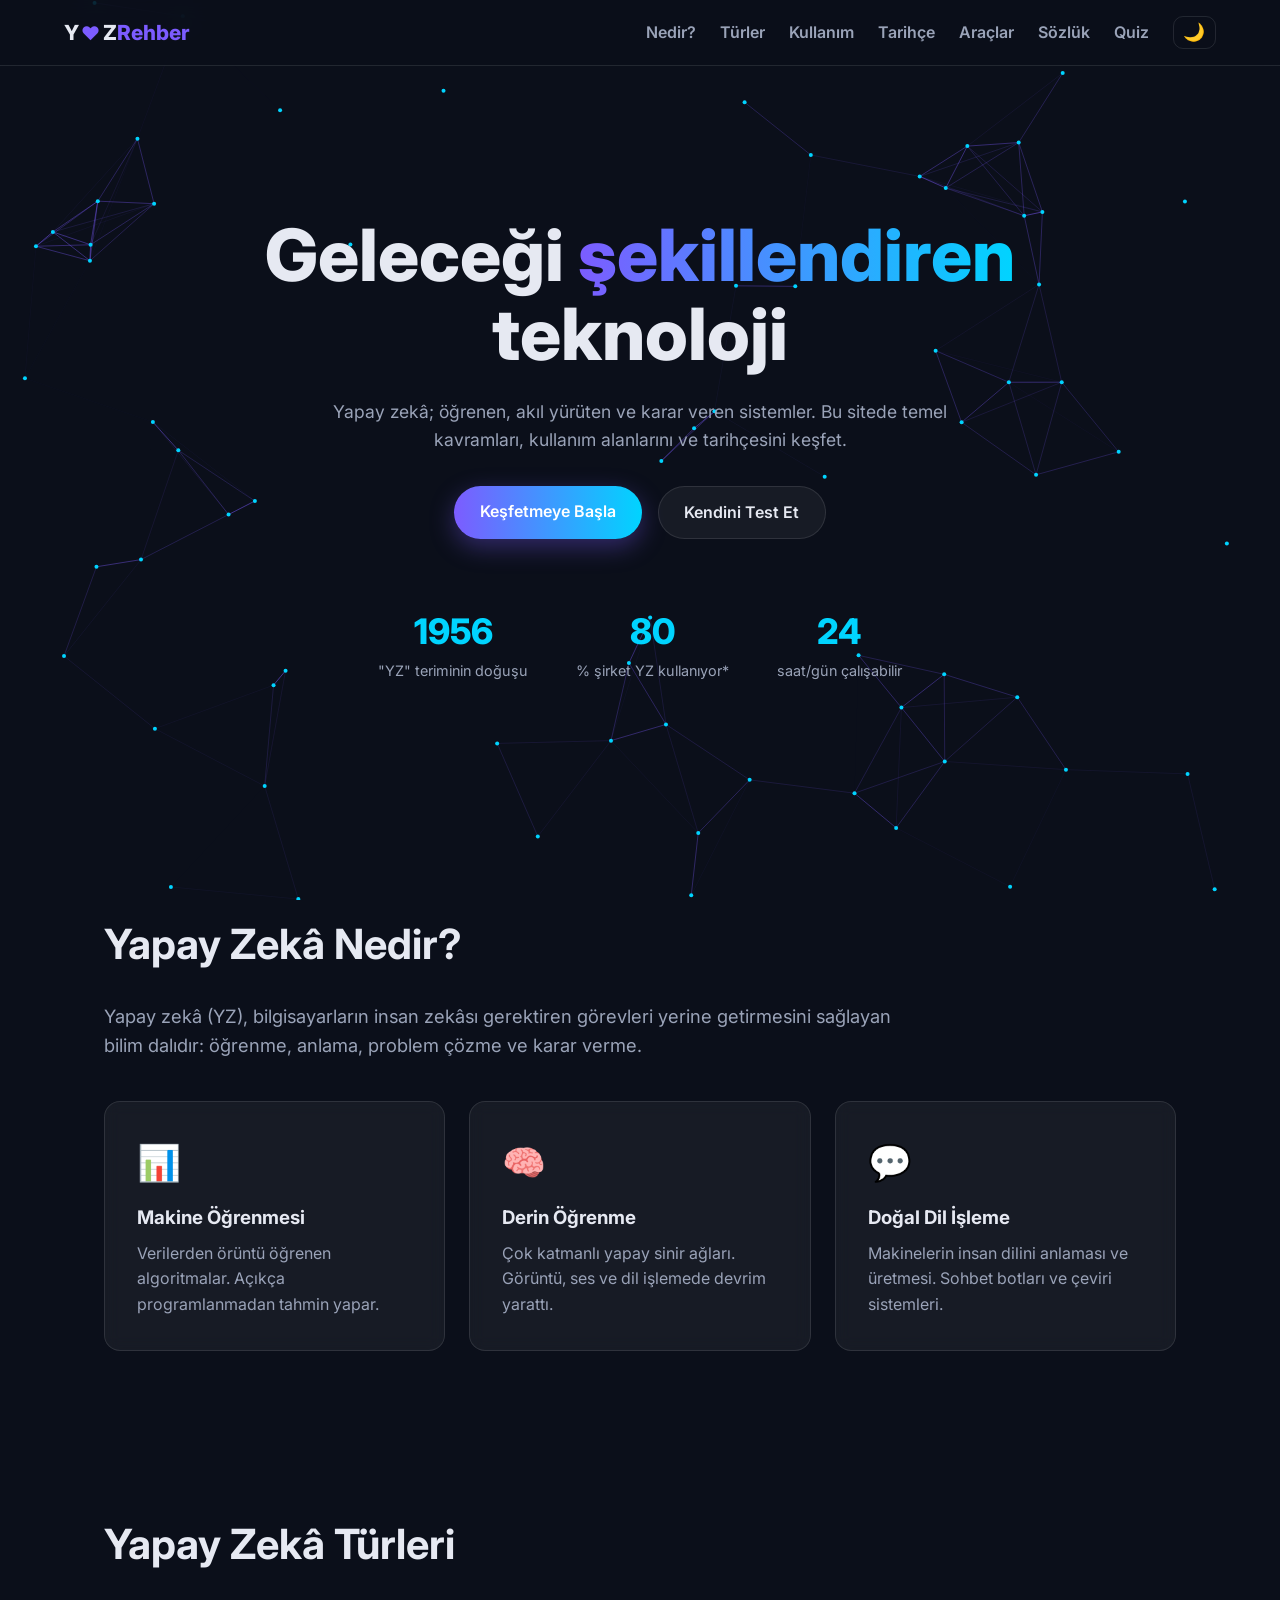
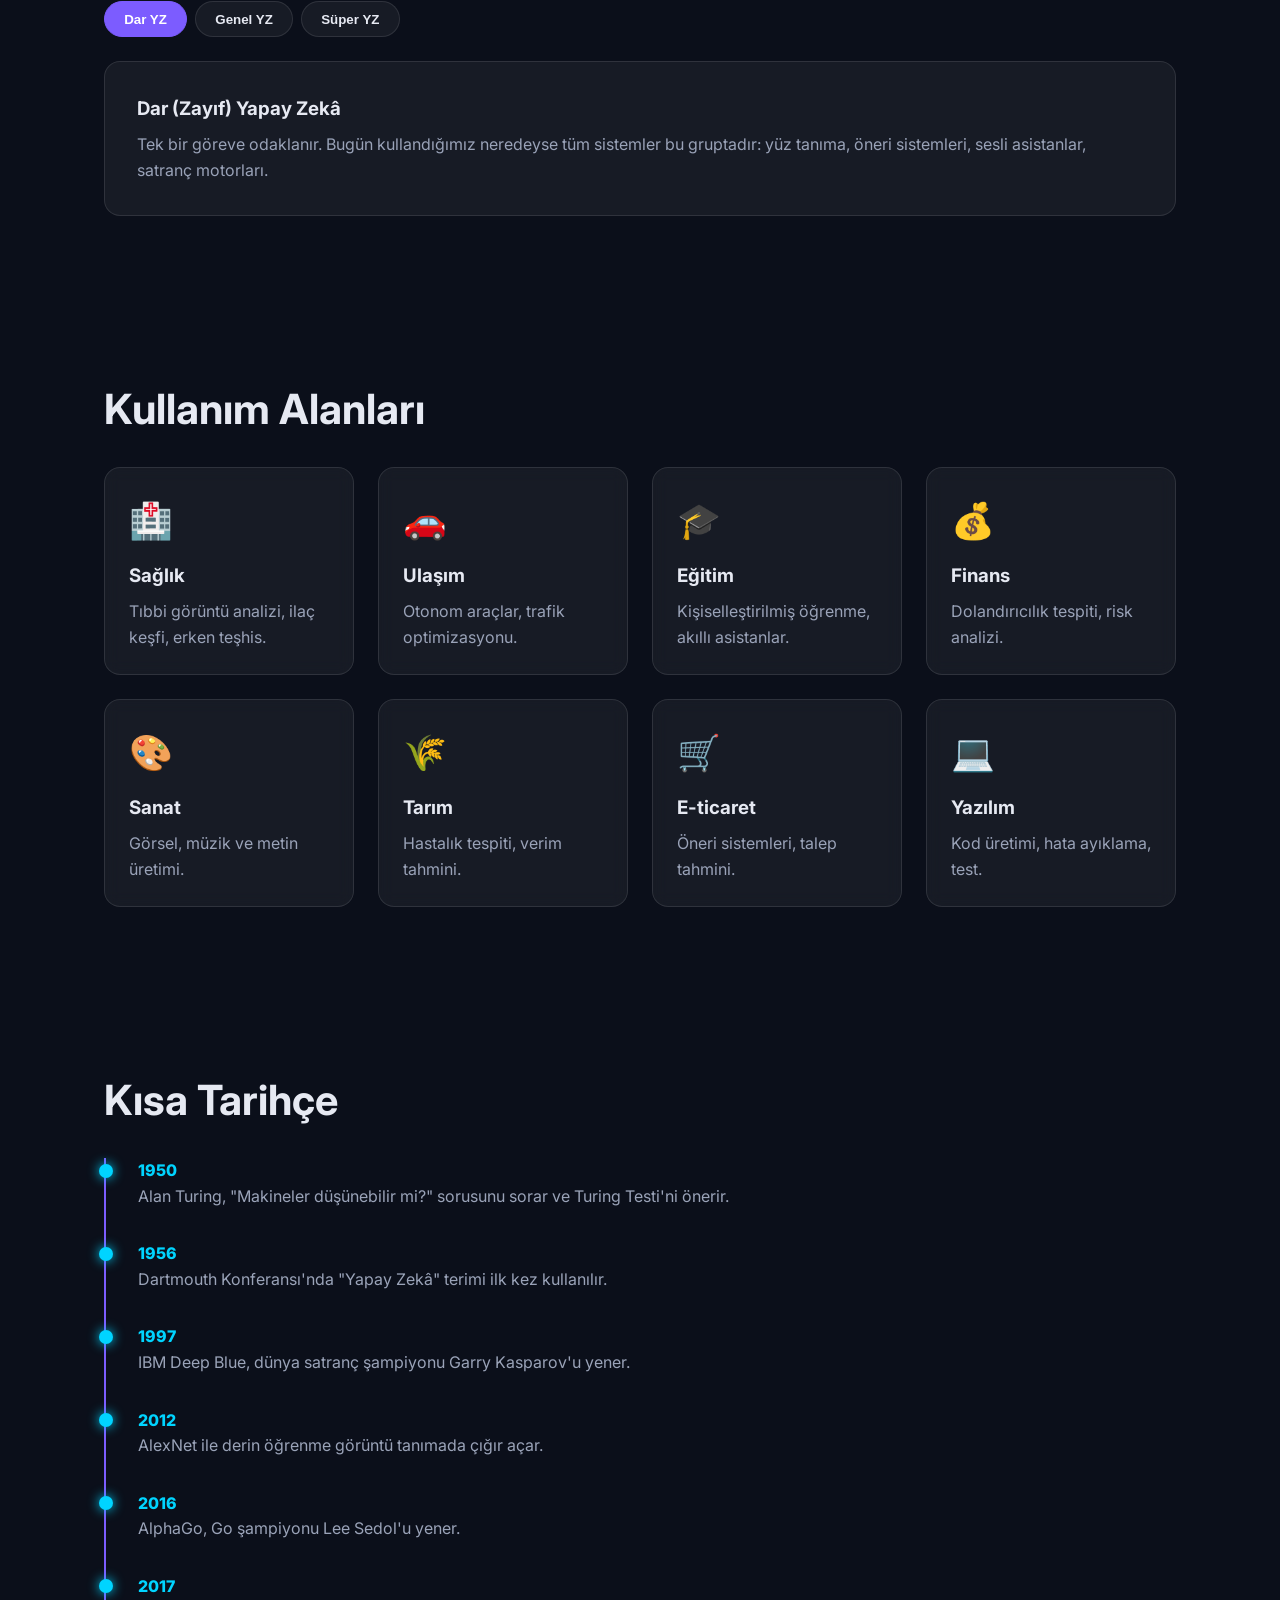
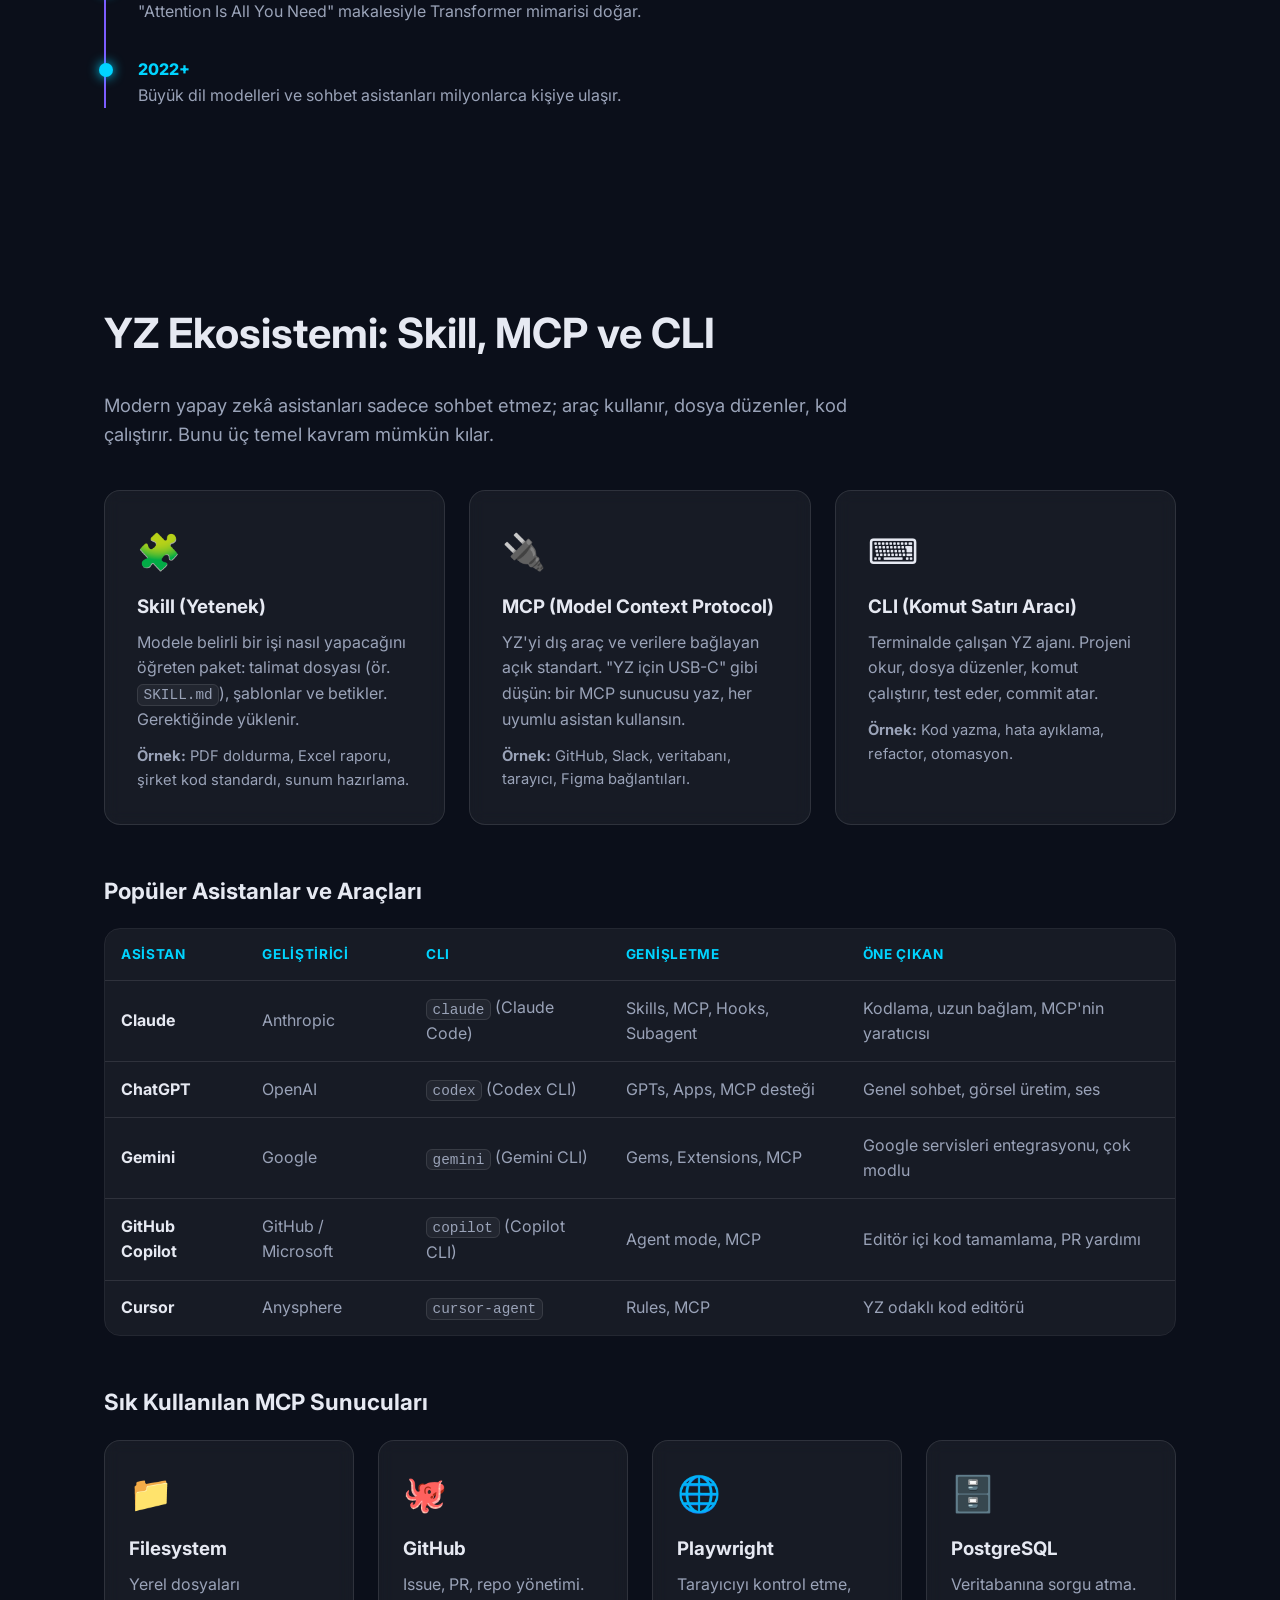
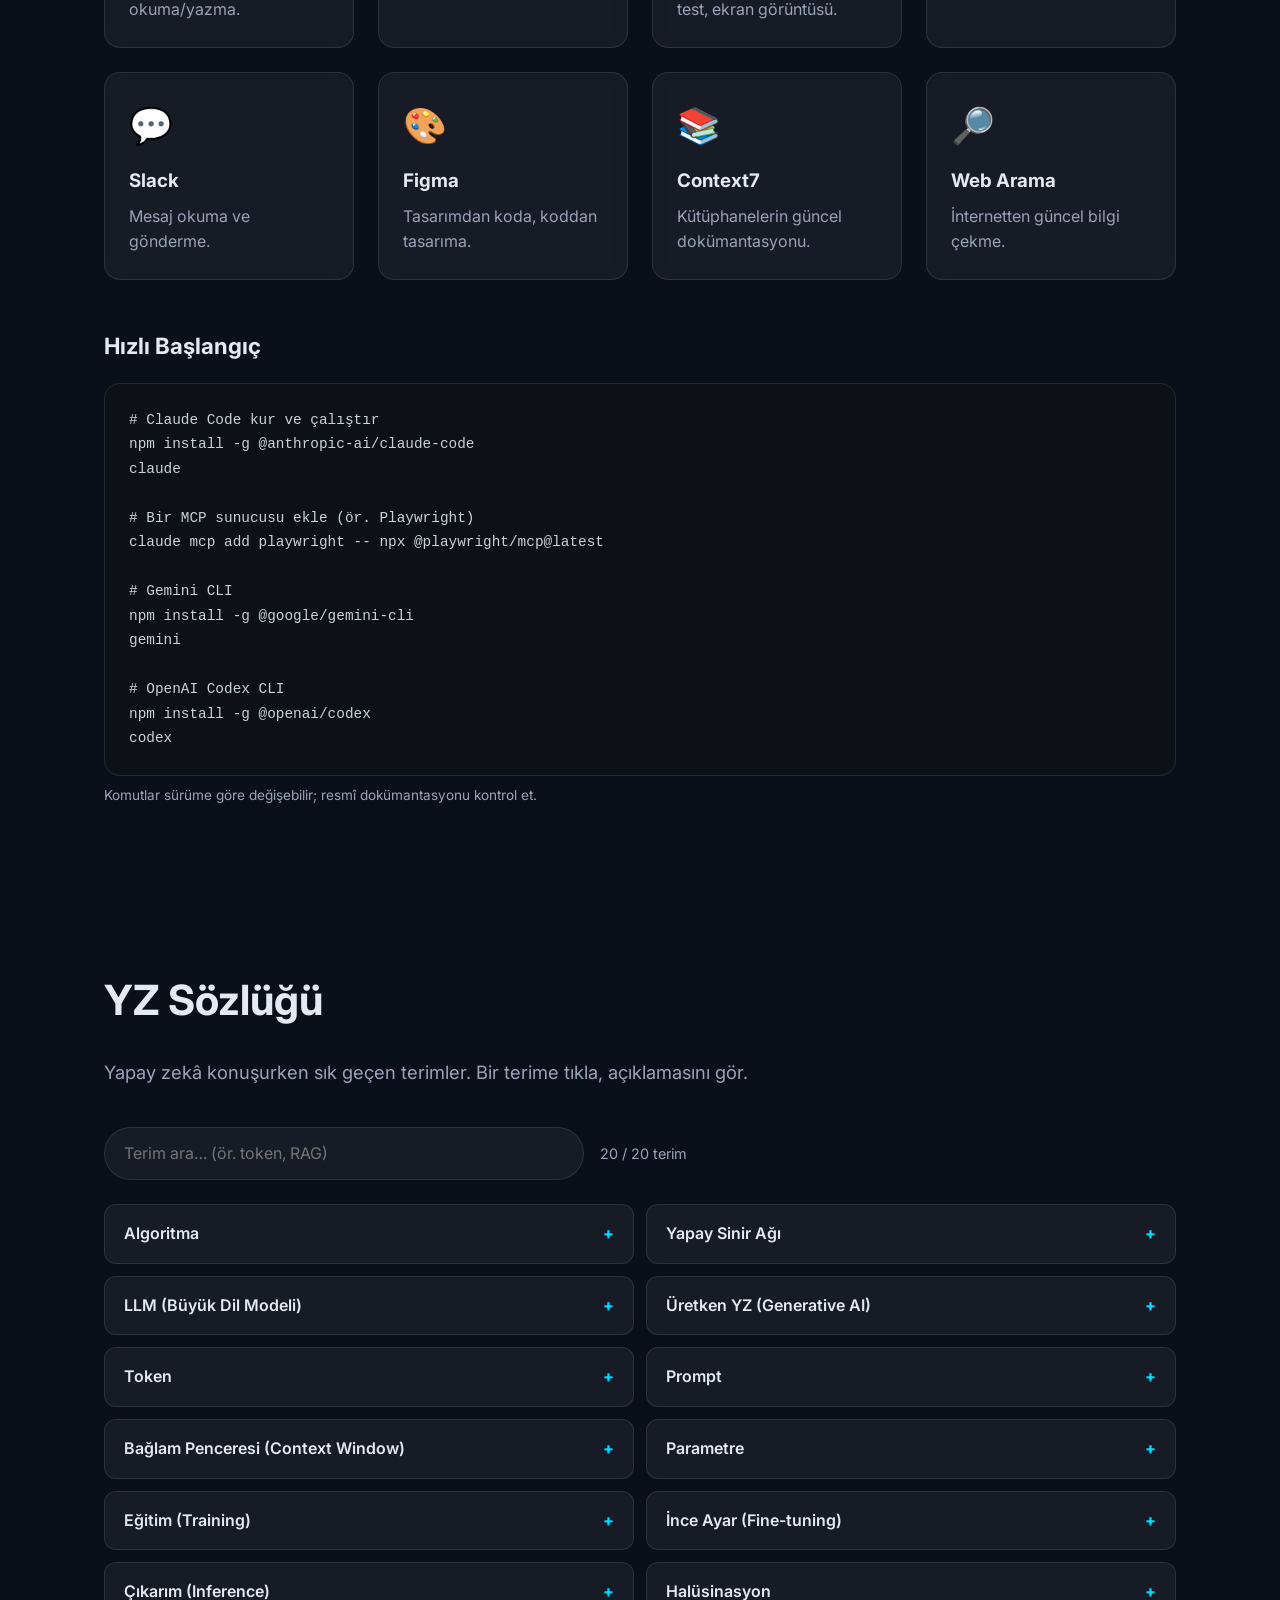
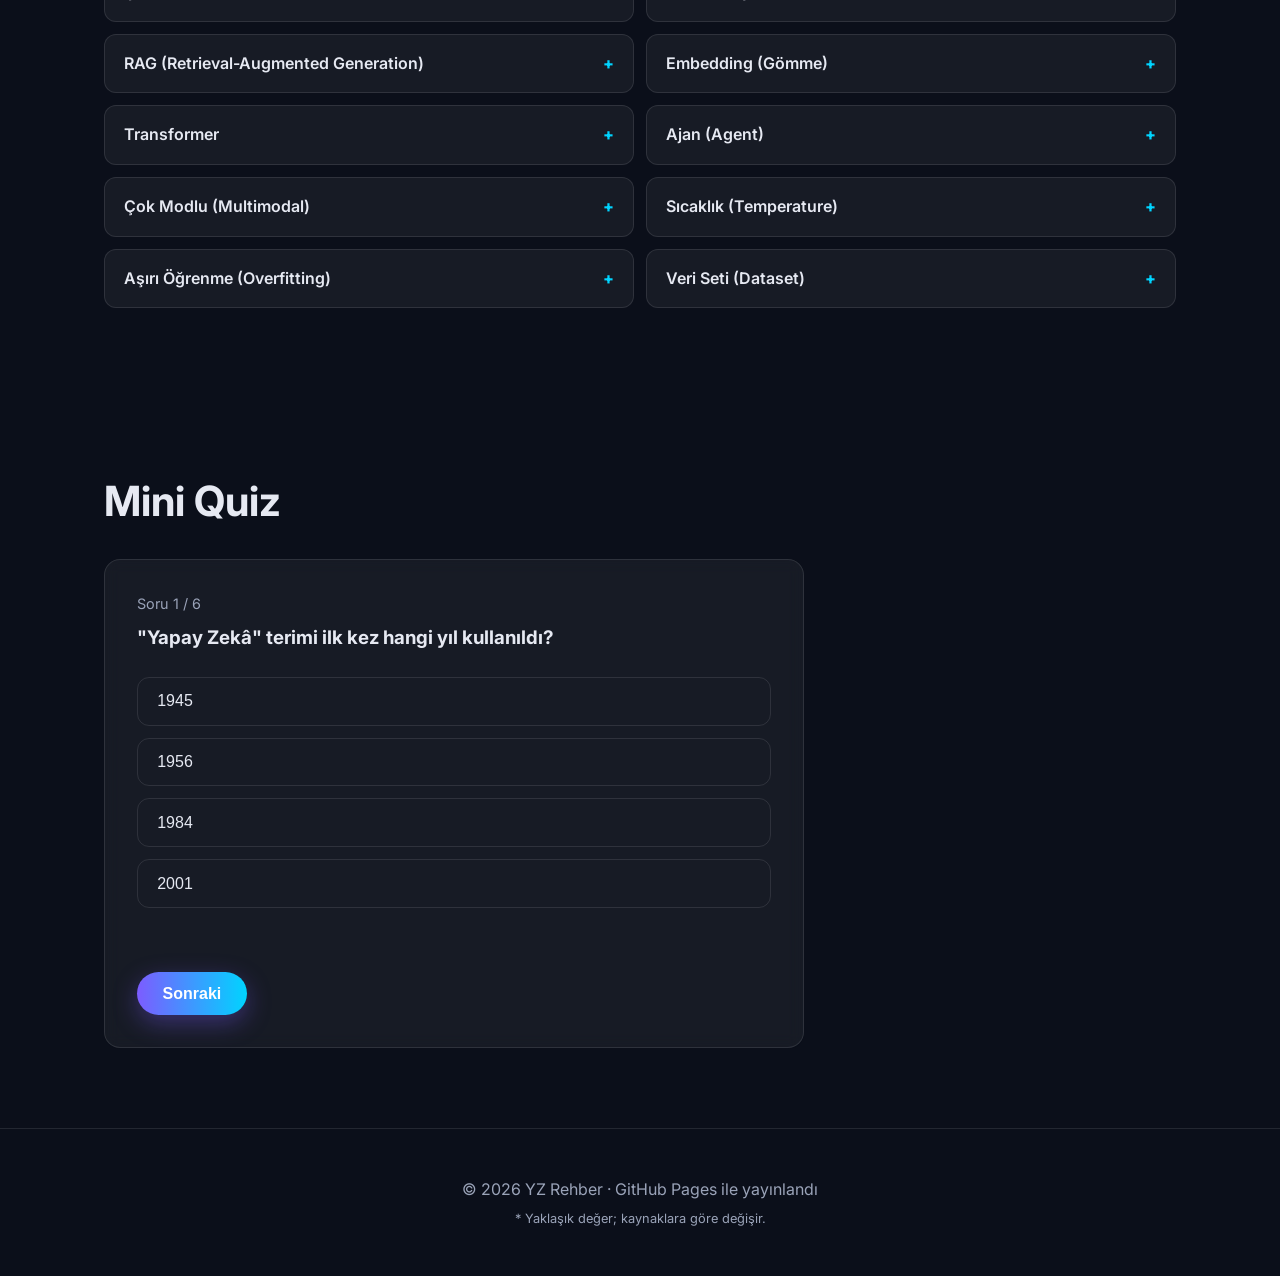
<file: index.html>
<!DOCTYPE html>
<html lang="tr">
<head>
  <meta charset="UTF-8">
  <meta name="viewport" content="width=device-width, initial-scale=1.0">
  <meta name="description" content="Yapay zekâ nedir, nasıl çalışır, nerelerde kullanılır? Türkçe, sade bir rehber.">
  <title>Yapay Zekâ Rehberi</title>
  <link rel="preconnect" href="https://fonts.googleapis.com">
  <link rel="preconnect" href="https://fonts.gstatic.com" crossorigin>
  <link href="https://fonts.googleapis.com/css2?family=Inter:wght@400;600;800&display=swap" rel="stylesheet">
  <link rel="stylesheet" href="style.css">
  <link rel="icon" href="data:image/svg+xml,<svg xmlns='http://www.w3.org/2000/svg' viewBox='0 0 100 100'><text y='.9em' font-size='90'>🤖</text></svg>">
</head>
<body>
  <canvas id="bg" aria-hidden="true"></canvas>

  <header class="nav">
    <a href="#" class="logo" aria-label="YZ Rehber">Y<span class="heart">❤️</span>Z<span>Rehber</span></a>
    <button class="menu-btn" id="menuBtn" aria-label="Menüyü aç" aria-expanded="false">☰</button>
    <nav id="menu">
      <a href="#nedir">Nedir?</a>
      <a href="#turler">Türler</a>
      <a href="#alanlar">Kullanım</a>
      <a href="#tarihce">Tarihçe</a>
      <a href="#ekosistem">Araçlar</a>
      <a href="#sozluk">Sözlük</a>
      <a href="#quiz">Quiz</a>
      <button class="theme-btn" id="themeBtn" aria-label="Temayı değiştir">🌙</button>
    </nav>
  </header>

  <main>
    <section class="hero">
      <h1>Geleceği <span class="grad" id="typed">şekillendiren</span> teknoloji</h1>
      <p>Yapay zekâ; öğrenen, akıl yürüten ve karar veren sistemler. Bu sitede temel kavramları, kullanım alanlarını ve tarihçesini keşfet.</p>
      <div class="hero-btns">
        <a href="#nedir" class="btn primary">Keşfetmeye Başla</a>
        <a href="#quiz" class="btn ghost">Kendini Test Et</a>
      </div>
      <div class="stats">
        <div><strong data-count="1956">0</strong><span>"YZ" teriminin doğuşu</span></div>
        <div><strong data-count="80">0</strong><span>% şirket YZ kullanıyor*</span></div>
        <div><strong data-count="24">0</strong><span>saat/gün çalışabilir</span></div>
      </div>
    </section>

    <section id="nedir" class="section reveal">
      <h2>Yapay Zekâ Nedir?</h2>
      <p class="lead">Yapay zekâ (YZ), bilgisayarların insan zekâsı gerektiren görevleri yerine getirmesini sağlayan bilim dalıdır: öğrenme, anlama, problem çözme ve karar verme.</p>
      <div class="grid three">
        <article class="card">
          <div class="icon">📊</div>
          <h3>Makine Öğrenmesi</h3>
          <p>Verilerden örüntü öğrenen algoritmalar. Açıkça programlanmadan tahmin yapar.</p>
        </article>
        <article class="card">
          <div class="icon">🧠</div>
          <h3>Derin Öğrenme</h3>
          <p>Çok katmanlı yapay sinir ağları. Görüntü, ses ve dil işlemede devrim yarattı.</p>
        </article>
        <article class="card">
          <div class="icon">💬</div>
          <h3>Doğal Dil İşleme</h3>
          <p>Makinelerin insan dilini anlaması ve üretmesi. Sohbet botları ve çeviri sistemleri.</p>
        </article>
      </div>
    </section>

    <section id="turler" class="section reveal">
      <h2>Yapay Zekâ Türleri</h2>
      <div class="tabs" role="tablist">
        <button class="tab active" data-tab="dar" role="tab">Dar YZ</button>
        <button class="tab" data-tab="genel" role="tab">Genel YZ</button>
        <button class="tab" data-tab="super" role="tab">Süper YZ</button>
      </div>
      <div class="tab-panel active" id="dar">
        <h3>Dar (Zayıf) Yapay Zekâ</h3>
        <p>Tek bir göreve odaklanır. Bugün kullandığımız neredeyse tüm sistemler bu gruptadır: yüz tanıma, öneri sistemleri, sesli asistanlar, satranç motorları.</p>
      </div>
      <div class="tab-panel" id="genel">
        <h3>Genel Yapay Zekâ (AGI)</h3>
        <p>İnsan gibi farklı alanlarda öğrenip düşünebilen sistem. Araştırmaların ana hedeflerinden biri; tanımı ve zamanlaması tartışmalı.</p>
      </div>
      <div class="tab-panel" id="super">
        <h3>Süper Yapay Zekâ (ASI)</h3>
        <p>İnsan zekâsını her alanda aşan varsayımsal sistem. Etik ve güvenlik tartışmalarının merkezinde yer alır.</p>
      </div>
    </section>

    <section id="alanlar" class="section reveal">
      <h2>Kullanım Alanları</h2>
      <div class="grid four">
        <article class="card small"><div class="icon">🏥</div><h3>Sağlık</h3><p>Tıbbi görüntü analizi, ilaç keşfi, erken teşhis.</p></article>
        <article class="card small"><div class="icon">🚗</div><h3>Ulaşım</h3><p>Otonom araçlar, trafik optimizasyonu.</p></article>
        <article class="card small"><div class="icon">🎓</div><h3>Eğitim</h3><p>Kişiselleştirilmiş öğrenme, akıllı asistanlar.</p></article>
        <article class="card small"><div class="icon">💰</div><h3>Finans</h3><p>Dolandırıcılık tespiti, risk analizi.</p></article>
        <article class="card small"><div class="icon">🎨</div><h3>Sanat</h3><p>Görsel, müzik ve metin üretimi.</p></article>
        <article class="card small"><div class="icon">🌾</div><h3>Tarım</h3><p>Hastalık tespiti, verim tahmini.</p></article>
        <article class="card small"><div class="icon">🛒</div><h3>E-ticaret</h3><p>Öneri sistemleri, talep tahmini.</p></article>
        <article class="card small"><div class="icon">💻</div><h3>Yazılım</h3><p>Kod üretimi, hata ayıklama, test.</p></article>
      </div>
    </section>

    <section id="tarihce" class="section reveal">
      <h2>Kısa Tarihçe</h2>
      <ol class="timeline">
        <li><span>1950</span><p>Alan Turing, "Makineler düşünebilir mi?" sorusunu sorar ve Turing Testi'ni önerir.</p></li>
        <li><span>1956</span><p>Dartmouth Konferansı'nda "Yapay Zekâ" terimi ilk kez kullanılır.</p></li>
        <li><span>1997</span><p>IBM Deep Blue, dünya satranç şampiyonu Garry Kasparov'u yener.</p></li>
        <li><span>2012</span><p>AlexNet ile derin öğrenme görüntü tanımada çığır açar.</p></li>
        <li><span>2016</span><p>AlphaGo, Go şampiyonu Lee Sedol'u yener.</p></li>
        <li><span>2017</span><p>"Attention Is All You Need" makalesiyle Transformer mimarisi doğar.</p></li>
        <li><span>2022+</span><p>Büyük dil modelleri ve sohbet asistanları milyonlarca kişiye ulaşır.</p></li>
      </ol>
    </section>

    <section id="ekosistem" class="section reveal">
      <h2>YZ Ekosistemi: Skill, MCP ve CLI</h2>
      <p class="lead">Modern yapay zekâ asistanları sadece sohbet etmez; araç kullanır, dosya düzenler, kod çalıştırır. Bunu üç temel kavram mümkün kılar.</p>

      <div class="grid three">
        <article class="card">
          <div class="icon">🧩</div>
          <h3>Skill (Yetenek)</h3>
          <p>Modele belirli bir işi nasıl yapacağını öğreten paket: talimat dosyası (ör. <code>SKILL.md</code>), şablonlar ve betikler. Gerektiğinde yüklenir.</p>
          <p class="example"><strong>Örnek:</strong> PDF doldurma, Excel raporu, şirket kod standardı, sunum hazırlama.</p>
        </article>
        <article class="card">
          <div class="icon">🔌</div>
          <h3>MCP (Model Context Protocol)</h3>
          <p>YZ'yi dış araç ve verilere bağlayan açık standart. "YZ için USB-C" gibi düşün: bir MCP sunucusu yaz, her uyumlu asistan kullansın.</p>
          <p class="example"><strong>Örnek:</strong> GitHub, Slack, veritabanı, tarayıcı, Figma bağlantıları.</p>
        </article>
        <article class="card">
          <div class="icon">⌨️</div>
          <h3>CLI (Komut Satırı Aracı)</h3>
          <p>Terminalde çalışan YZ ajanı. Projeni okur, dosya düzenler, komut çalıştırır, test eder, commit atar.</p>
          <p class="example"><strong>Örnek:</strong> Kod yazma, hata ayıklama, refactor, otomasyon.</p>
        </article>
      </div>

      <h3 class="sub">Popüler Asistanlar ve Araçları</h3>
      <div class="table-wrap">
        <table>
          <thead>
            <tr><th>Asistan</th><th>Geliştirici</th><th>CLI</th><th>Genişletme</th><th>Öne çıkan</th></tr>
          </thead>
          <tbody>
            <tr><td><strong>Claude</strong></td><td>Anthropic</td><td><code>claude</code> (Claude Code)</td><td>Skills, MCP, Hooks, Subagent</td><td>Kodlama, uzun bağlam, MCP'nin yaratıcısı</td></tr>
            <tr><td><strong>ChatGPT</strong></td><td>OpenAI</td><td><code>codex</code> (Codex CLI)</td><td>GPTs, Apps, MCP desteği</td><td>Genel sohbet, görsel üretim, ses</td></tr>
            <tr><td><strong>Gemini</strong></td><td>Google</td><td><code>gemini</code> (Gemini CLI)</td><td>Gems, Extensions, MCP</td><td>Google servisleri entegrasyonu, çok modlu</td></tr>
            <tr><td><strong>GitHub Copilot</strong></td><td>GitHub / Microsoft</td><td><code>copilot</code> (Copilot CLI)</td><td>Agent mode, MCP</td><td>Editör içi kod tamamlama, PR yardımı</td></tr>
            <tr><td><strong>Cursor</strong></td><td>Anysphere</td><td><code>cursor-agent</code></td><td>Rules, MCP</td><td>YZ odaklı kod editörü</td></tr>
          </tbody>
        </table>
      </div>

      <h3 class="sub">Sık Kullanılan MCP Sunucuları</h3>
      <div class="grid four">
        <article class="card small"><div class="icon">📁</div><h3>Filesystem</h3><p>Yerel dosyaları okuma/yazma.</p></article>
        <article class="card small"><div class="icon">🐙</div><h3>GitHub</h3><p>Issue, PR, repo yönetimi.</p></article>
        <article class="card small"><div class="icon">🌐</div><h3>Playwright</h3><p>Tarayıcıyı kontrol etme, test, ekran görüntüsü.</p></article>
        <article class="card small"><div class="icon">🗄️</div><h3>PostgreSQL</h3><p>Veritabanına sorgu atma.</p></article>
        <article class="card small"><div class="icon">💬</div><h3>Slack</h3><p>Mesaj okuma ve gönderme.</p></article>
        <article class="card small"><div class="icon">🎨</div><h3>Figma</h3><p>Tasarımdan koda, koddan tasarıma.</p></article>
        <article class="card small"><div class="icon">📚</div><h3>Context7</h3><p>Kütüphanelerin güncel dokümantasyonu.</p></article>
        <article class="card small"><div class="icon">🔎</div><h3>Web Arama</h3><p>İnternetten güncel bilgi çekme.</p></article>
      </div>

      <h3 class="sub">Hızlı Başlangıç</h3>
      <pre class="code"><code># Claude Code kur ve çalıştır
npm install -g @anthropic-ai/claude-code
claude

# Bir MCP sunucusu ekle (ör. Playwright)
claude mcp add playwright -- npx @playwright/mcp@latest

# Gemini CLI
npm install -g @google/gemini-cli
gemini

# OpenAI Codex CLI
npm install -g @openai/codex
codex</code></pre>
      <p class="note-inline">Komutlar sürüme göre değişebilir; resmî dokümantasyonu kontrol et.</p>
    </section>

    <section id="sozluk" class="section reveal">
      <h2>YZ Sözlüğü</h2>
      <p class="lead">Yapay zekâ konuşurken sık geçen terimler. Bir terime tıkla, açıklamasını gör.</p>
      <div class="search-wrap">
        <input type="search" id="glossarySearch" placeholder="Terim ara… (ör. token, RAG)" aria-label="Sözlükte ara">
        <span class="search-count" id="glossaryCount" aria-live="polite"></span>
      </div>
      <div class="glossary" id="glossary">
        <details><summary>Algoritma</summary><p>Bir problemi çözmek için izlenen adım adım talimatlar dizisi. Tüm YZ sistemlerinin temelinde algoritmalar vardır.</p></details>
        <details><summary>Yapay Sinir Ağı</summary><p>İnsan beynindeki nöronlardan esinlenen, birbirine bağlı katmanlardan oluşan model. Derin öğrenmenin yapı taşıdır.</p></details>
        <details><summary>LLM (Büyük Dil Modeli)</summary><p>Çok büyük miktarda metinle eğitilmiş, metin anlayıp üretebilen model. Claude, GPT ve Gemini birer LLM'dir.</p></details>
        <details><summary>Üretken YZ (Generative AI)</summary><p>Yeni içerik (metin, görsel, ses, video, kod) üretebilen yapay zekâ sistemleri.</p></details>
        <details><summary>Token</summary><p>Modelin metni işlerken kullandığı küçük parça. Bir kelime bir ya da birkaç token olabilir. Fiyatlandırma ve limitler genelde token ile ölçülür.</p></details>
        <details><summary>Prompt</summary><p>Modele verilen talimat ya da soru. İyi yazılmış bir prompt, çok daha iyi sonuç verir.</p></details>
        <details><summary>Bağlam Penceresi (Context Window)</summary><p>Modelin tek seferde "aklında tutabildiği" toplam token miktarı. Konuşma geçmişi ve eklenen dosyalar bu pencereye sığmalıdır.</p></details>
        <details><summary>Parametre</summary><p>Modelin eğitim sırasında öğrendiği sayısal değerler. Büyük modellerde milyarlarca parametre bulunur.</p></details>
        <details><summary>Eğitim (Training)</summary><p>Modelin veri üzerinden örüntü öğrenip parametrelerini ayarladığı süreç. Çok fazla veri ve işlem gücü gerektirir.</p></details>
        <details><summary>İnce Ayar (Fine-tuning)</summary><p>Önceden eğitilmiş bir modeli, belirli bir görev ya da alan için daha küçük bir veriyle yeniden eğitmek.</p></details>
        <details><summary>Çıkarım (Inference)</summary><p>Eğitilmiş modelin yeni bir girdiye yanıt üretmesi. Sohbet ettiğinde gerçekleşen şey çıkarımdır.</p></details>
        <details><summary>Halüsinasyon</summary><p>Modelin kendinden emin şekilde yanlış ya da uydurma bilgi üretmesi. Önemli bilgileri her zaman kaynaktan doğrula.</p></details>
        <details><summary>RAG (Retrieval-Augmented Generation)</summary><p>Modelin yanıt vermeden önce bir belge ya da veritabanından ilgili bilgiyi bulup kullanması. Halüsinasyonu azaltır, güncel bilgi sağlar.</p></details>
        <details><summary>Embedding (Gömme)</summary><p>Metni, anlamını temsil eden sayı dizisine (vektöre) dönüştürmek. Benzer anlamlı metinler birbirine yakın vektörler alır; arama ve RAG'de kullanılır.</p></details>
        <details><summary>Transformer</summary><p>2017'de tanıtılan, "dikkat" (attention) mekanizmasına dayanan sinir ağı mimarisi. Günümüz LLM'lerinin temelidir.</p></details>
        <details><summary>Ajan (Agent)</summary><p>Hedefe ulaşmak için kendi başına plan yapan, araç kullanan ve adım adım ilerleyen YZ sistemi.</p></details>
        <details><summary>Çok Modlu (Multimodal)</summary><p>Metin, görsel, ses gibi birden fazla veri türünü anlayabilen ve üretebilen model.</p></details>
        <details><summary>Sıcaklık (Temperature)</summary><p>Yanıtların ne kadar rastgele olacağını belirleyen ayar. Düşük değer daha tutarlı, yüksek değer daha yaratıcı yanıtlar verir.</p></details>
        <details><summary>Aşırı Öğrenme (Overfitting)</summary><p>Modelin eğitim verisini ezberleyip yeni verilerde kötü sonuç vermesi.</p></details>
        <details><summary>Veri Seti (Dataset)</summary><p>Modeli eğitmek ya da test etmek için kullanılan düzenli veri koleksiyonu.</p></details>
      </div>
      <p class="no-result" id="glossaryEmpty" hidden>Eşleşen terim bulunamadı.</p>
    </section>

    <section id="quiz" class="section reveal">
      <h2>Mini Quiz</h2>
      <div class="quiz card">
        <p class="q-count" id="qCount"></p>
        <h3 id="qText"></h3>
        <div class="options" id="qOptions"></div>
        <p class="q-feedback" id="qFeedback" aria-live="polite"></p>
        <button class="btn primary" id="qNext" hidden>Sonraki</button>
      </div>
    </section>
  </main>

  <footer>
    <p>© <span id="year"></span> YZ Rehber · GitHub Pages ile yayınlandı</p>
    <p class="note">* Yaklaşık değer; kaynaklara göre değişir.</p>
  </footer>

  <script src="script.js"></script>
</body>
</html>
</file>
<file: style.css>
:root {
  --bg: #0b0f1a;
  --surface: rgba(255, 255, 255, 0.05);
  --border: rgba(255, 255, 255, 0.1);
  --text: #e6e9f2;
  --muted: #9aa3b8;
  --accent: #7c5cff;
  --accent-2: #00d4ff;
  --radius: 16px;
}

[data-theme="light"] {
  --bg: #f5f7fb;
  --surface: rgba(255, 255, 255, 0.85);
  --border: rgba(0, 0, 0, 0.08);
  --text: #141824;
  --muted: #5a6275;
}

* { box-sizing: border-box; margin: 0; padding: 0; }

html { scroll-behavior: smooth; }

body {
  font-family: "Inter", system-ui, sans-serif;
  background: var(--bg);
  color: var(--text);
  line-height: 1.6;
  transition: background 0.3s, color 0.3s;
}

#bg {
  position: fixed;
  inset: 0;
  z-index: -1;
  width: 100%;
  height: 100%;
}

a { color: inherit; text-decoration: none; }

/* Nav */
.nav {
  position: sticky;
  top: 0;
  z-index: 10;
  display: flex;
  align-items: center;
  justify-content: space-between;
  padding: 1rem 5%;
  backdrop-filter: blur(12px);
  background: color-mix(in srgb, var(--bg) 70%, transparent);
  border-bottom: 1px solid var(--border);
}

.logo { font-weight: 800; font-size: 1.3rem; }
.logo span { color: var(--accent); }
.logo .heart { margin: 0 0.15rem; font-size: 0.9em; }

.nav nav { display: flex; gap: 1.5rem; align-items: center; }
.nav nav a { color: var(--muted); font-weight: 600; transition: color 0.2s; }
.nav nav a:hover { color: var(--text); }

.menu-btn, .theme-btn {
  background: none;
  border: 1px solid var(--border);
  color: var(--text);
  border-radius: 10px;
  padding: 0.3rem 0.6rem;
  cursor: pointer;
  font-size: 1.1rem;
}
.menu-btn { display: none; }

/* Hero */
.hero {
  min-height: 85vh;
  display: flex;
  flex-direction: column;
  justify-content: center;
  align-items: center;
  text-align: center;
  padding: 4rem 5%;
}

.hero h1 {
  font-size: clamp(2.2rem, 6vw, 4.5rem);
  font-weight: 800;
  line-height: 1.1;
  max-width: 900px;
}

.grad {
  background: linear-gradient(90deg, var(--accent), var(--accent-2));
  -webkit-background-clip: text;
  background-clip: text;
  color: transparent;
}

.hero p { color: var(--muted); max-width: 620px; margin: 1.5rem 0 2rem; font-size: 1.1rem; }

.hero-btns { display: flex; gap: 1rem; flex-wrap: wrap; justify-content: center; }

.btn {
  display: inline-block;
  padding: 0.8rem 1.6rem;
  border-radius: 999px;
  font-weight: 600;
  border: none;
  cursor: pointer;
  font-size: 1rem;
  transition: transform 0.2s, box-shadow 0.2s;
}
.btn:hover { transform: translateY(-2px); }
.btn.primary {
  background: linear-gradient(90deg, var(--accent), var(--accent-2));
  color: #fff;
  box-shadow: 0 8px 24px rgba(124, 92, 255, 0.35);
}
.btn.ghost { border: 1px solid var(--border); background: var(--surface); color: var(--text); }

.stats { display: flex; gap: 3rem; margin-top: 4rem; flex-wrap: wrap; justify-content: center; }
.stats div { display: flex; flex-direction: column; }
.stats strong { font-size: 2.2rem; font-weight: 800; color: var(--accent-2); }
.stats span { color: var(--muted); font-size: 0.9rem; }

/* Sections */
.section { padding: 5rem 5%; max-width: 1200px; margin: 0 auto; }
.section h2 { font-size: clamp(1.8rem, 4vw, 2.6rem); margin-bottom: 1.5rem; }
.lead { color: var(--muted); font-size: 1.15rem; max-width: 800px; margin-bottom: 2.5rem; }

.grid { display: grid; gap: 1.5rem; }
.grid.three { grid-template-columns: repeat(3, 1fr); }
.grid.four { grid-template-columns: repeat(auto-fit, minmax(220px, 1fr)); }

.card {
  background: var(--surface);
  border: 1px solid var(--border);
  border-radius: var(--radius);
  padding: 2rem;
  backdrop-filter: blur(8px);
  transition: transform 0.25s, border-color 0.25s;
}
.card:hover { transform: translateY(-4px); border-color: var(--accent); }
.card.small { padding: 1.5rem; }
.card .icon { font-size: 2.2rem; margin-bottom: 0.8rem; }
.card h3 { margin-bottom: 0.5rem; }
.card p { color: var(--muted); }

/* Tabs */
.tabs { display: flex; gap: 0.5rem; margin-bottom: 1.5rem; flex-wrap: wrap; }
.tab {
  padding: 0.6rem 1.2rem;
  border-radius: 999px;
  border: 1px solid var(--border);
  background: var(--surface);
  color: var(--text);
  cursor: pointer;
  font-weight: 600;
}
.tab.active { background: var(--accent); color: #fff; border-color: var(--accent); }
.tab-panel {
  display: none;
  background: var(--surface);
  border: 1px solid var(--border);
  border-radius: var(--radius);
  padding: 2rem;
}
.tab-panel.active { display: block; animation: fade 0.4s ease; }
.tab-panel p { color: var(--muted); margin-top: 0.5rem; }

/* Timeline */
.timeline { list-style: none; border-left: 2px solid var(--accent); padding-left: 2rem; }
.timeline li { position: relative; margin-bottom: 2rem; }
.timeline li::before {
  content: "";
  position: absolute;
  left: -2.45rem;
  top: 0.35rem;
  width: 14px;
  height: 14px;
  border-radius: 50%;
  background: var(--accent-2);
  box-shadow: 0 0 12px var(--accent-2);
}
.timeline span { font-weight: 800; color: var(--accent-2); }
.timeline p { color: var(--muted); }

/* Ecosystem */
.sub { font-size: 1.4rem; margin: 3rem 0 1.2rem; }
.card .example { margin-top: 0.8rem; font-size: 0.92rem; }
code {
  font-family: ui-monospace, "Cascadia Code", Consolas, monospace;
  font-size: 0.9em;
  background: var(--surface);
  border: 1px solid var(--border);
  border-radius: 6px;
  padding: 0.1rem 0.35rem;
}
.table-wrap { overflow-x: auto; border: 1px solid var(--border); border-radius: var(--radius); }
table { width: 100%; border-collapse: collapse; min-width: 720px; background: var(--surface); }
th, td { padding: 0.9rem 1rem; text-align: left; border-bottom: 1px solid var(--border); }
th { color: var(--accent-2); font-size: 0.85rem; text-transform: uppercase; letter-spacing: 0.05em; }
tbody tr:last-child td { border-bottom: none; }
tbody tr:hover { background: rgba(124, 92, 255, 0.08); }
td { color: var(--muted); }
td strong { color: var(--text); }
pre.code {
  background: #0d1117;
  color: #c9d1d9;
  border: 1px solid var(--border);
  border-radius: var(--radius);
  padding: 1.5rem;
  overflow-x: auto;
  line-height: 1.7;
}
pre.code code { background: none; border: none; padding: 0; color: inherit; }
.note-inline { color: var(--muted); font-size: 0.85rem; margin-top: 0.6rem; }

/* Glossary */
.search-wrap { display: flex; align-items: center; gap: 1rem; margin-bottom: 1.5rem; flex-wrap: wrap; }
#glossarySearch {
  flex: 1;
  min-width: 0;
  max-width: 480px;
  padding: 0.8rem 1.2rem;
  border-radius: 999px;
  border: 1px solid var(--border);
  background: var(--surface);
  color: var(--text);
  font: inherit;
}
#glossarySearch:focus { outline: none; border-color: var(--accent); box-shadow: 0 0 0 3px rgba(124, 92, 255, 0.25); }
.search-count { color: var(--muted); font-size: 0.9rem; }
.glossary { display: grid; grid-template-columns: repeat(2, 1fr); gap: 0.75rem; align-items: start; }
.glossary details {
  background: var(--surface);
  border: 1px solid var(--border);
  border-radius: 12px;
  padding: 1rem 1.2rem;
  transition: border-color 0.2s;
}
.glossary details[open] { border-color: var(--accent); }
.glossary summary { cursor: pointer; font-weight: 600; list-style: none; display: flex; justify-content: space-between; gap: 1rem; }
.glossary summary::-webkit-details-marker { display: none; }
.glossary summary::after { content: "+"; color: var(--accent-2); font-weight: 800; }
.glossary details[open] summary::after { content: "−"; }
.glossary details p { color: var(--muted); margin-top: 0.6rem; }
.no-result { color: var(--muted); margin-top: 1rem; }

/* Quiz */
.quiz { max-width: 700px; }
.q-count { color: var(--muted); font-size: 0.9rem; margin-bottom: 0.5rem; }
.options { display: grid; gap: 0.75rem; margin: 1.5rem 0; }
.option {
  text-align: left;
  padding: 0.9rem 1.2rem;
  border-radius: 12px;
  border: 1px solid var(--border);
  background: transparent;
  color: var(--text);
  cursor: pointer;
  font-size: 1rem;
  transition: border-color 0.2s;
}
.option:hover:not(:disabled) { border-color: var(--accent); }
.option.correct { border-color: #22c55e; background: rgba(34, 197, 94, 0.15); }
.option.wrong { border-color: #ef4444; background: rgba(239, 68, 68, 0.15); }
.q-feedback { min-height: 1.5rem; margin-bottom: 1rem; font-weight: 600; }

/* Footer */
footer { text-align: center; padding: 3rem 5%; color: var(--muted); border-top: 1px solid var(--border); }
footer .note { font-size: 0.8rem; margin-top: 0.4rem; }

/* Reveal animation */
.reveal { opacity: 0; transform: translateY(30px); transition: opacity 0.7s, transform 0.7s; }
.reveal.visible { opacity: 1; transform: none; }

@keyframes fade { from { opacity: 0; } to { opacity: 1; } }

@media (prefers-reduced-motion: reduce) {
  html { scroll-behavior: auto; }
  .reveal { opacity: 1; transform: none; transition: none; }
}

/* Tablet: tighter nav so all links fit next to the logo */
@media (max-width: 1000px) {
  .nav nav { gap: 1rem; }
}

/* Mobile */
@media (max-width: 760px) {
  .menu-btn { display: block; }
  .nav nav {
    position: absolute;
    top: 100%;
    left: 0;
    right: 0;
    flex-direction: column;
    background: var(--bg);
    padding: 1.5rem;
    border-bottom: 1px solid var(--border);
    display: none;
  }
  .nav nav.open { display: flex; }
  .stats { gap: 1.5rem; }
  .grid.three, .glossary { grid-template-columns: 1fr; }
  #bg { opacity: 0.5; }
}
</file>
